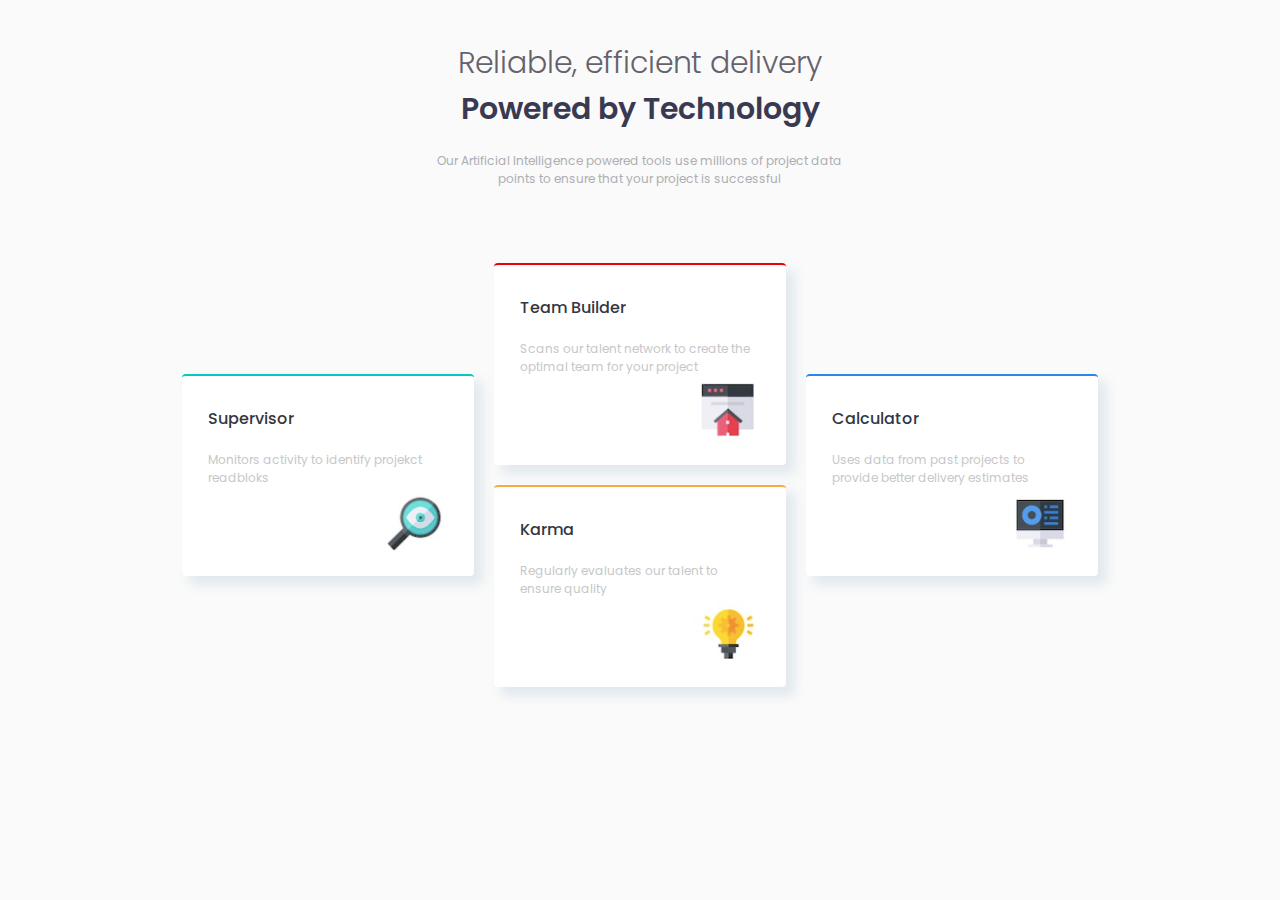
<file: index2.html>
<!DOCTYPE html>
<html lang="en">

<head>
    <title>media queries</title>
    <meta charset="utf-8"/>
    <meta name="viewport" content="width=device-width, initial-scale=1.0">
    <link href="style2.css" rel="stylesheet">
    <link rel="preconnect" href="https://fonts.gstatic.com">
    <link
            href="https://fonts.googleapis.com/css2?family=Poppins:ital,wght@0,100;0,200;0,300;0,400;0,500;0,600;0,700;0,800;0,900;1,100;1,200;1,300;1,400;1,500;1,600;1,700;1,800;1,900&display=swap"
            rel="stylesheet">
</head>
<body>
<header>
    <h1 class="pavadinimas">Reliable, efficient delivery</h1>
    <h2 class="pavadinimas ryskus">Powered by Technology</h2>
    <p class="antraste">Our Artificial Intelligence powered tools use millions of project data points to ensure that
        your project is
        successful</p>
</header>
<main class="korteliu-blokas">
    <div class="kortele zalia">
        <p class="name">Supervisor</p>
        <p class="about">Monitors activity to identify projekct readbloks</p>
        <img class="foto" src="./images2/search.png" alt="Supervisor">
    </div>
    <div class="dvi-korteles">
        <div class="kortele raudona">
            <p class="name">Team Builder</p>
            <p class="about">Scans our talent network to create the optimal team for your project</p>
            <img class="foto" src="./images2/home.png" alt="TeamBuilder">
        </div>
        <div class="kortele geltona">
            <p class="name">Karma</p>
            <p class="about">Regularly evaluates our talent to ensure quality</p>
            <img class="foto" src="./images2/light.png" alt="Karma">
        </div>
    </div>
    <div class="kortele melyna">
        <p class="name">Calculator</p>
        <p class="about">Uses data from past projects to provide better delivery estimates</p>
        <img class="foto" src="./images2/computer.png" alt="Calculator">
    </div>
</main>
</body>

</html>
</file>
<file: style2.css>
body {
    background-color: rgb(250, 250, 250);
    font-family: 'Poppins', sans-serif;
}

.korteliu-blokas {
    display: flex;
    align-items: center;
    justify-content: center;
}

.pavadinimas {
    font-size: 30px;
    font-weight: 300;
    text-align: center;
    margin: 40px auto 0px;
    color: rgb(101, 98, 108);
}

.ryskus {
    font-weight: 600;
    margin: 0 auto 20px;
    color: rgb(57, 57, 82);
}

.antraste {
    font-size: 12px;
    text-align: center;
    color: rgb(173, 174, 179);
    width: 35%;
    margin: 0 auto 75px auto;
    line-height: 1.5;
}

.kortele {
    max-width: 300px;
    height: 200px;
    background-color: white;
    text-align: left;
    border-top: 2px solid;
    border-radius: 4px;
    -webkit-box-shadow: 8px 8px 11px 1px rgba(215, 219, 247, 0.88);
    box-shadow: 8px 8px 11px 1px rgba(222, 230, 236, 0.88);
    position: relative;
    margin-bottom: 20px;
}

.zalia {
    border-color: rgb(0, 201, 200);
}

.raudona {
    border-color: rgb(236, 0, 0);
}

.geltona {
    border-color: rgb(249, 170, 62);
}

.melyna {
    border-color: rgb(43, 135, 223);
}

.name {
    font-size: 16px;
    color: rgb(50, 55, 68);
    font-weight: 500;
    margin: 30px 26px 20px;
}

.about {
    font-size: 12px;
    color: rgb(199, 199, 201);
    margin: 20px 26px 40px 26px;
    max-width: 240px;
    line-height: 1.5;
}

.foto {
    width: 80px;
    position: absolute;
    right: 20px;
    bottom: 20px;
}

.dvi-korteles {
    margin: 0 20px;
}

@media all and (max-width: 480px) {
    .korteliu-blokas {
        flex-direction: column;
    }

    .pavadinimas {
        font-size: 24px;
    }

    .ryskus {
        font-size: 24px;
    }

    .antraste {
        font-size: 16px;
        width: 90%;
        margin-bottom: 50px;
    }

    .dvi-korteles .kortele {
        max-width: 100%;
    }

    .dvi-korteles {
        margin: 0;
    }

    .kortele {
        max-width: 96%;
    }
}

@media all and (max-width: 1024px) and (min-width: 480px) {
    .korteliu-blokas {
        flex-direction: column;
    }

    .dvi-korteles {
        display: flex;
    }

    .kortele {
        margin-left: 20px;
    }
}
</file>
